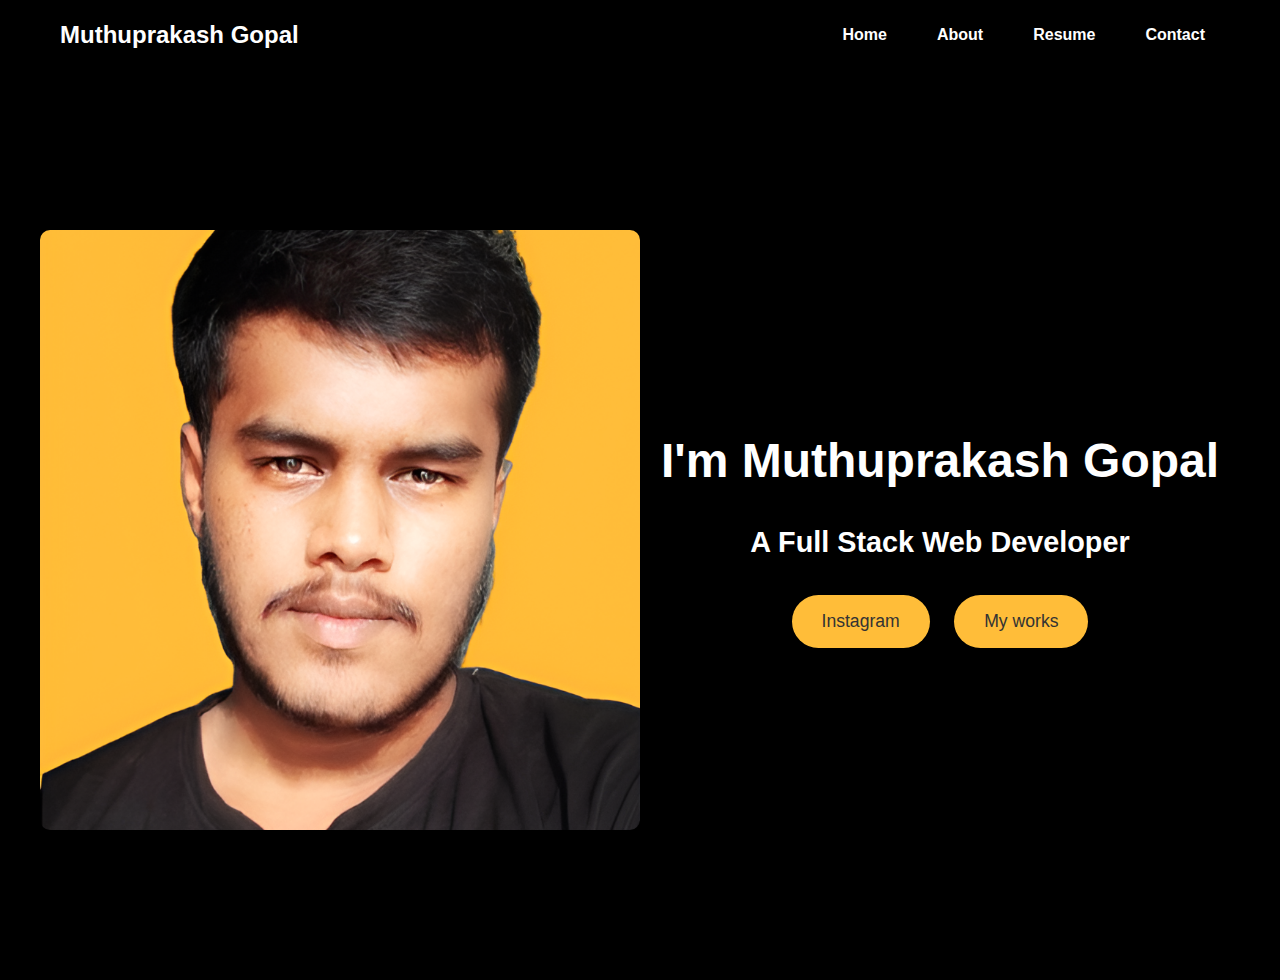
<file: index.html>
<!DOCTYPE html>
<html lang="en">
<head>
  <meta charset="UTF-8">
  <meta name="viewport" content="width=device-width, initial-scale=1.0">
  <title>Muthuprakash Gopal Portfolio</title>
  <link rel="stylesheet" href="css/index.css">
</head>
<body>

  <!-- Navbar -->
  <nav>
    <div class="navbar-container">
      <a href="#" class="navbar-brand">Muthuprakash Gopal</a>
      <button class="navbar-toggler" id="navbar-toggler">
        <div class="bar"></div>
		<div class="bar"></div>
        <div class="bar"></div>

      </button>
      <ul class="navbar-nav" id="navbar-nav">
        <li><a href="index.html">Home</a></li>
        <li><a href="about.html">About</a></li>
        <li><a href="resume.html">Resume</a></li>
        <li><a href="contact.html">Contact</a></li>
      </ul>
    </div>
  </nav>

  <!-- Hero Section -->
  <section class="hero">
    <div class="container">
      <!-- Image Section -->
      <div class="image"></div>

      <!-- Text Section -->
      <div class="text">
        <h1>I'm <span>Muthuprakash Gopal</span></h1>
        <h2>A Full Stack Web Developer</h2>
        <p>
          <a href="https://www.instagram.com/muthuprakash_gopal/" target="_blank">Instagram</a>
          <a href="https://github.com/MUTHUPRAKASHG2207179" target="_blank">My works</a>
        </p>
      </div>
    </div>
  </section>

  <!-- JavaScript for Navbar -->
  <script>
    const navbarToggler = document.getElementById('navbar-toggler');
    const navbarNav = document.getElementById('navbar-nav');

    navbarToggler.addEventListener('click', () => {
      navbarNav.classList.toggle('active');
      navbarToggler.classList.toggle('active');
    });
  </script>

</body>
</html>
</file>
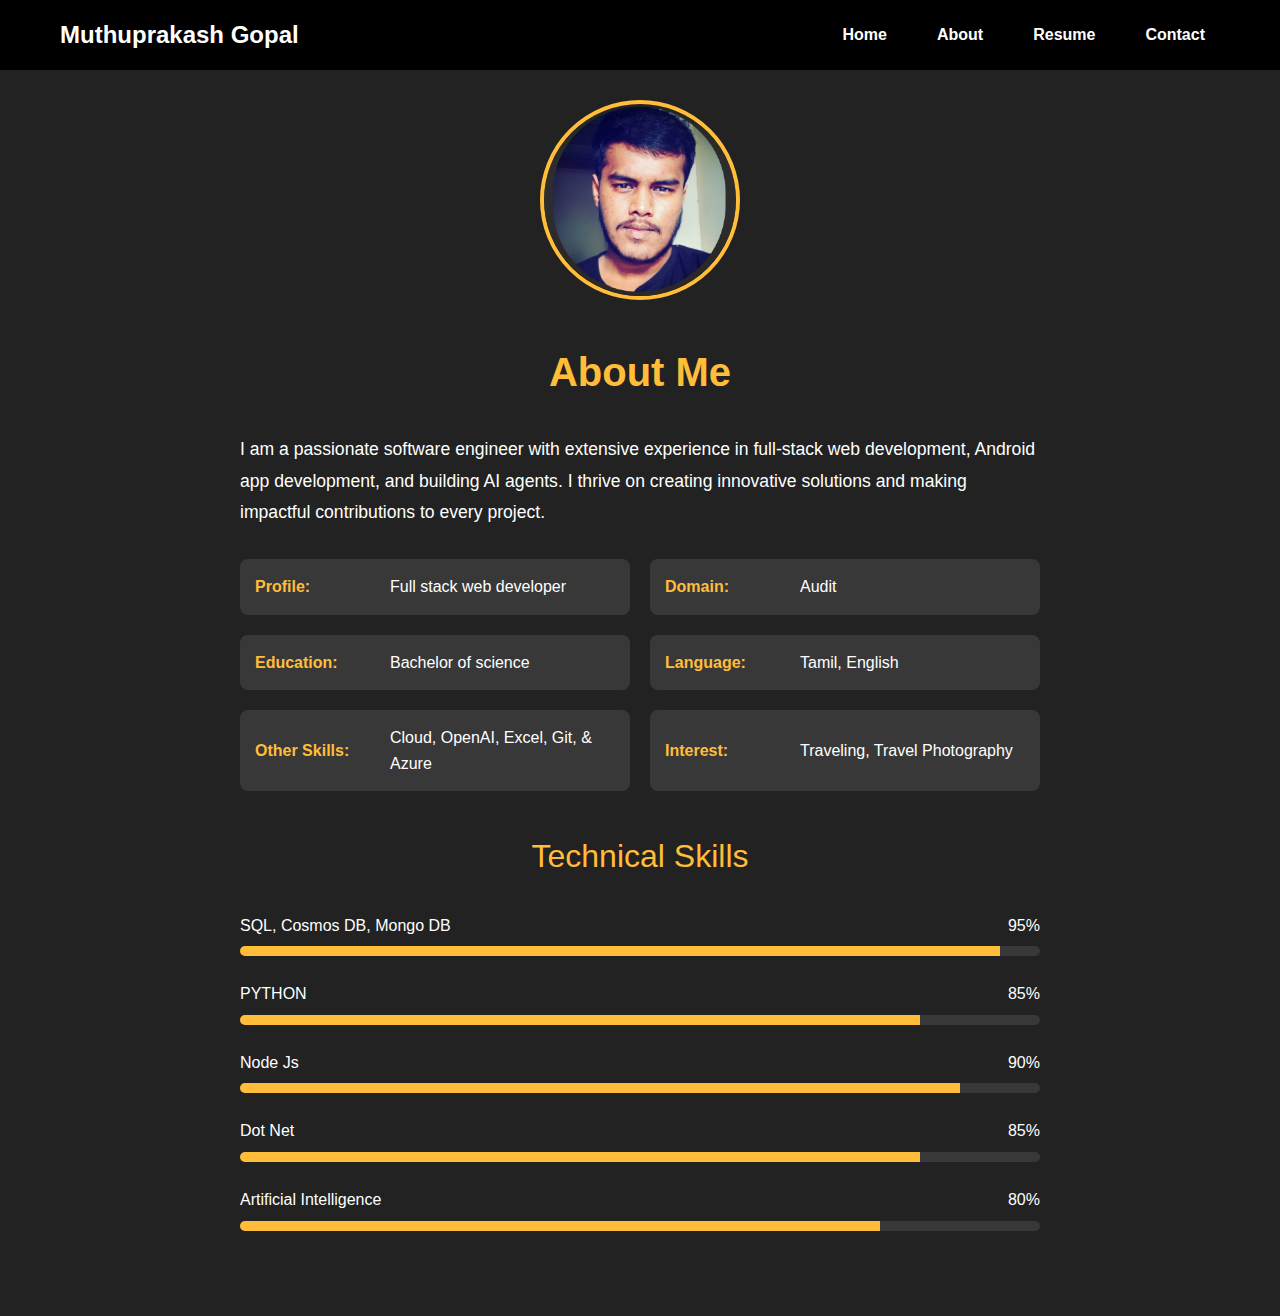
<file: about.html>
<!DOCTYPE html>
<html lang="en">
<head>
  <meta charset="UTF-8">
  <meta name="viewport" content="width=device-width, initial-scale=1.0">
  <title>Muthuprakash Gopal Portfolio</title>
  <link rel="stylesheet" href="./css/about.css">
</head>
<body>

<!-- Navbar -->
<nav>
    <div class="navbar-container">
      <a href="#" class="navbar-brand">Muthuprakash Gopal</a>
      <button class="navbar-toggler" id="navbar-toggler">
        <div class="bar"></div>
        <div class="bar"></div>
        <div class="bar"></div>
      </button>
      <ul class="navbar-nav" id="navbar-nav">
        <li><a href="index.html">Home</a></li>
        <li><a href="about.html">About</a></li>
        <li><a href="resume.html">Resume</a></li>
        <li><a href="contact.html">Contact</a></li>
      </ul>
    </div>
  </nav>

  <!-- About Section -->
  <section class="ftco-about">
    <div class="about-container">
      <div class="about-img">
        <img src="images/about-me.png" alt="Muthuprakash Gopal">
      </div>

      <div class="about-content">
        <h2>About Me</h2>
        
        <div class="about-info">
          <p>I am a passionate software engineer with extensive experience in full-stack web development, Android app development, and building AI agents. I thrive on creating innovative solutions and making impactful contributions to every project.</p>
          
          <ul>
            <li><span>Profile:</span> <span>Full stack web developer</span></li>
            <li><span>Domain:</span> <span>Audit</span></li>
            <li><span>Education:</span> <span>Bachelor of science</span></li>
            <li><span>Language:</span> <span>Tamil, English</span></li>
            <li><span>Other Skills:</span> <span>Cloud, OpenAI, Excel, Git, &amp; Azure</span></li>
            <li><span>Interest:</span> <span>Traveling, Travel Photography</span></li>
          </ul>
        </div>

        <div class="skill-mf">
          <p class="title-s">Technical Skills</p>
          
          <div class="progress-container">
            <div class="progress-header">
              <span>SQL, Cosmos DB, Mongo DB</span>
              <span>95%</span>
            </div>
            <div class="progress">
              <div class="progress-bar" style="width: 95%"></div>
            </div>
          </div>

          <div class="progress-container">
            <div class="progress-header">
              <span>PYTHON</span>
              <span>85%</span>
            </div>
            <div class="progress">
              <div class="progress-bar" style="width: 85%"></div>
            </div>
          </div>

          <div class="progress-container">
            <div class="progress-header">
              <span>Node Js</span>
              <span>90%</span>
            </div>
            <div class="progress">
              <div class="progress-bar" style="width: 90%"></div>
            </div>
          </div>

          <div class="progress-container">
            <div class="progress-header">
              <span>Dot Net</span>
              <span>85%</span>
            </div>
            <div class="progress">
              <div class="progress-bar" style="width: 85%"></div>
            </div>
          </div>

          <div class="progress-container">
            <div class="progress-header">
              <span>Artificial Intelligence</span>
              <span>80%</span>
            </div>
            <div class="progress">
              <div class="progress-bar" style="width: 80%"></div>
            </div>
          </div>
        </div>
      </div>
    </div>
  </section>

<!-- JavaScript for Navbar -->
<script>
    const navbarToggler = document.getElementById('navbar-toggler');
    const navbarNav = document.getElementById('navbar-nav');

    navbarToggler.addEventListener('click', () => {
      navbarNav.classList.toggle('active');
      navbarToggler.classList.toggle('active');
    });
  </script>
</body>
</html>
</file>
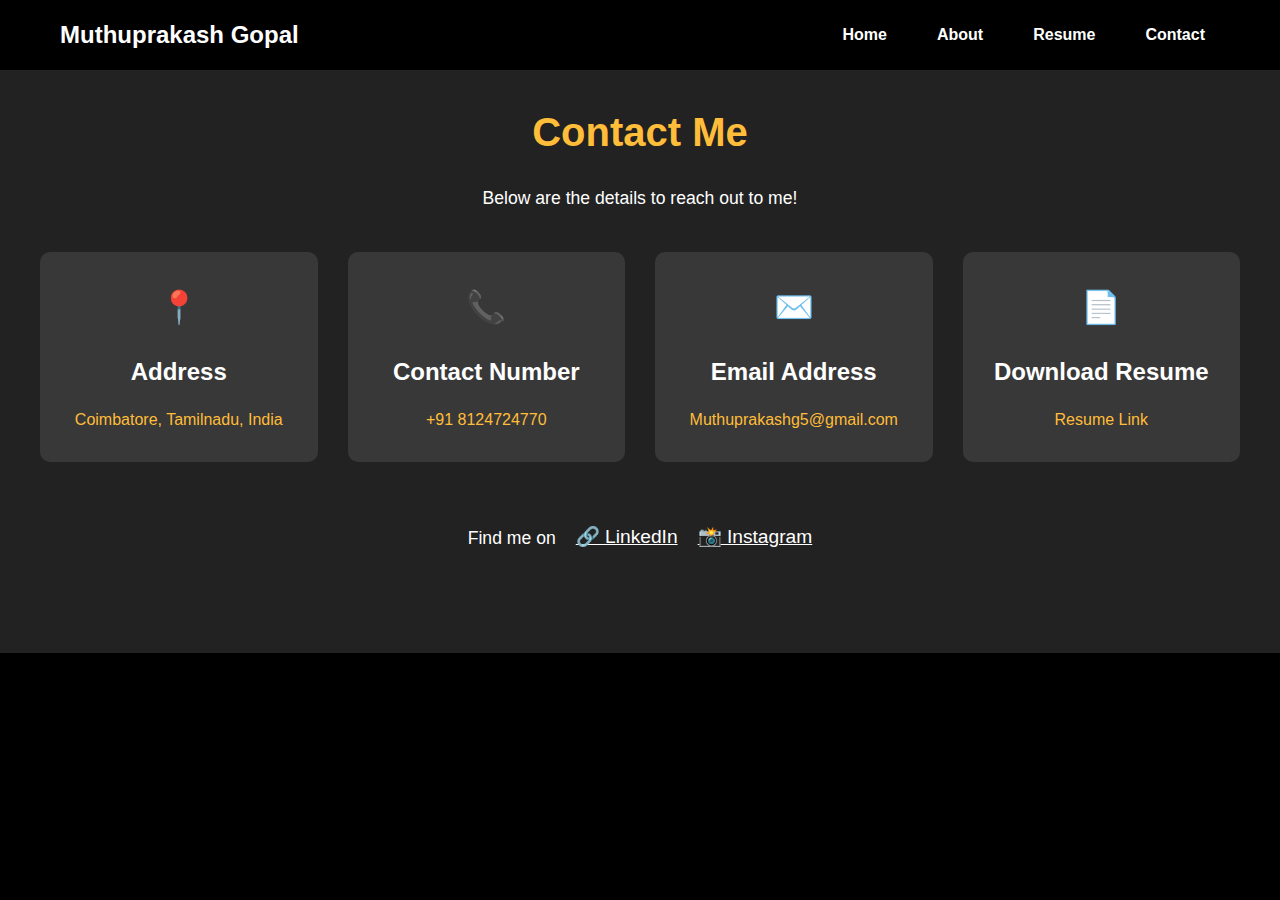
<file: contact.html>
<!DOCTYPE html>
<html lang="en">
<head>
  <meta charset="UTF-8">
  <meta name="viewport" content="width=device-width, initial-scale=1.0">
  <title>Muthuprakash Gopal Portfolio</title>
  <link rel="stylesheet" href="./css/contact.css">
</head>
<body data-spy="scroll" data-target=".site-navbar-target" data-offset="300">

 <!-- Navbar -->
 <nav>
    <div class="navbar-container">
      <a href="#" class="navbar-brand">Muthuprakash Gopal</a>
      <button class="navbar-toggler" id="navbar-toggler">
        <div class="bar"></div>
        <div class="bar"></div>
        <div class="bar"></div>

      </button>
      <ul class="navbar-nav" id="navbar-nav">
        <li><a href="index.html">Home</a></li>
        <li><a href="about.html">About</a></li>
        <li><a href="resume.html">Resume</a></li>
        <li><a href="contact.html">Contact</a></li>
      </ul>
    </div>
  </nav>

  <!-- Contact Section -->
  <section class="ftco-section contact-section ftco-no-pb" id="contact-section">
    <div class="contact-container">
      <h2 class="mb-4">Contact Me</h2>
      <p>Below are the details to reach out to me!</p>

      <div class="contact-info">
        <!-- Address -->
        <div class="contact-box">
          <div class="icon">📍</div>
          <h3>Address</h3>
          <p><a href="https://maps.app.goo.gl/HAEPR8BwmQxu16tq8">Coimbatore, Tamilnadu, India</a></p>
        </div>

        <!-- Phone -->
        <div class="contact-box">
          <div class="icon">📞</div>
          <h3>Contact Number</h3>
          <p><a href="tel://8124724770">+91 8124724770</a></p>
        </div>

        <!-- Email -->
        <div class="contact-box">
          <div class="icon">✉️</div>
          <h3>Email Address</h3>
          <p><a href="mailto:muthuprakashg5@gmail.com">Muthuprakashg5@gmail.com</a></p>
        </div>

        <!-- Resume -->
        <div class="contact-box">
          <div class="icon">📄</div>
          <h3>Download Resume</h3>
          <p><a href="https://drive.google.com/file/d/1xL2qhYWCuwjq9RMkptZY4dJFE-1-DA8N/view">Resume Link</a></p>
        </div>
      </div>

      <!-- Social Links -->
      <div class="social-links">
        <ul class="ftco-footer-social list-unstyled d-flex justify-content-center align-items-center mb-0">
          <li class="ftco-animate normal-txt">Find me on</li>
          <li class="ftco-animate"><a href="http://www.linkedin.com/in/muthuprakash-g-30028a212">🔗 LinkedIn</a></li>
          <li class="ftco-animate"><a href="https://www.instagram.com/muthuprakash_gopal/">📸 Instagram</a></li>
        </ul>
      </div>
    </div>
  </section>

 <!-- JavaScript for Navbar -->
 <script>
    const navbarToggler = document.getElementById('navbar-toggler');
    const navbarNav = document.getElementById('navbar-nav');

    navbarToggler.addEventListener('click', () => {
      navbarNav.classList.toggle('active');
      navbarToggler.classList.toggle('active');
    });
  </script>
</body>
</html>
</file>
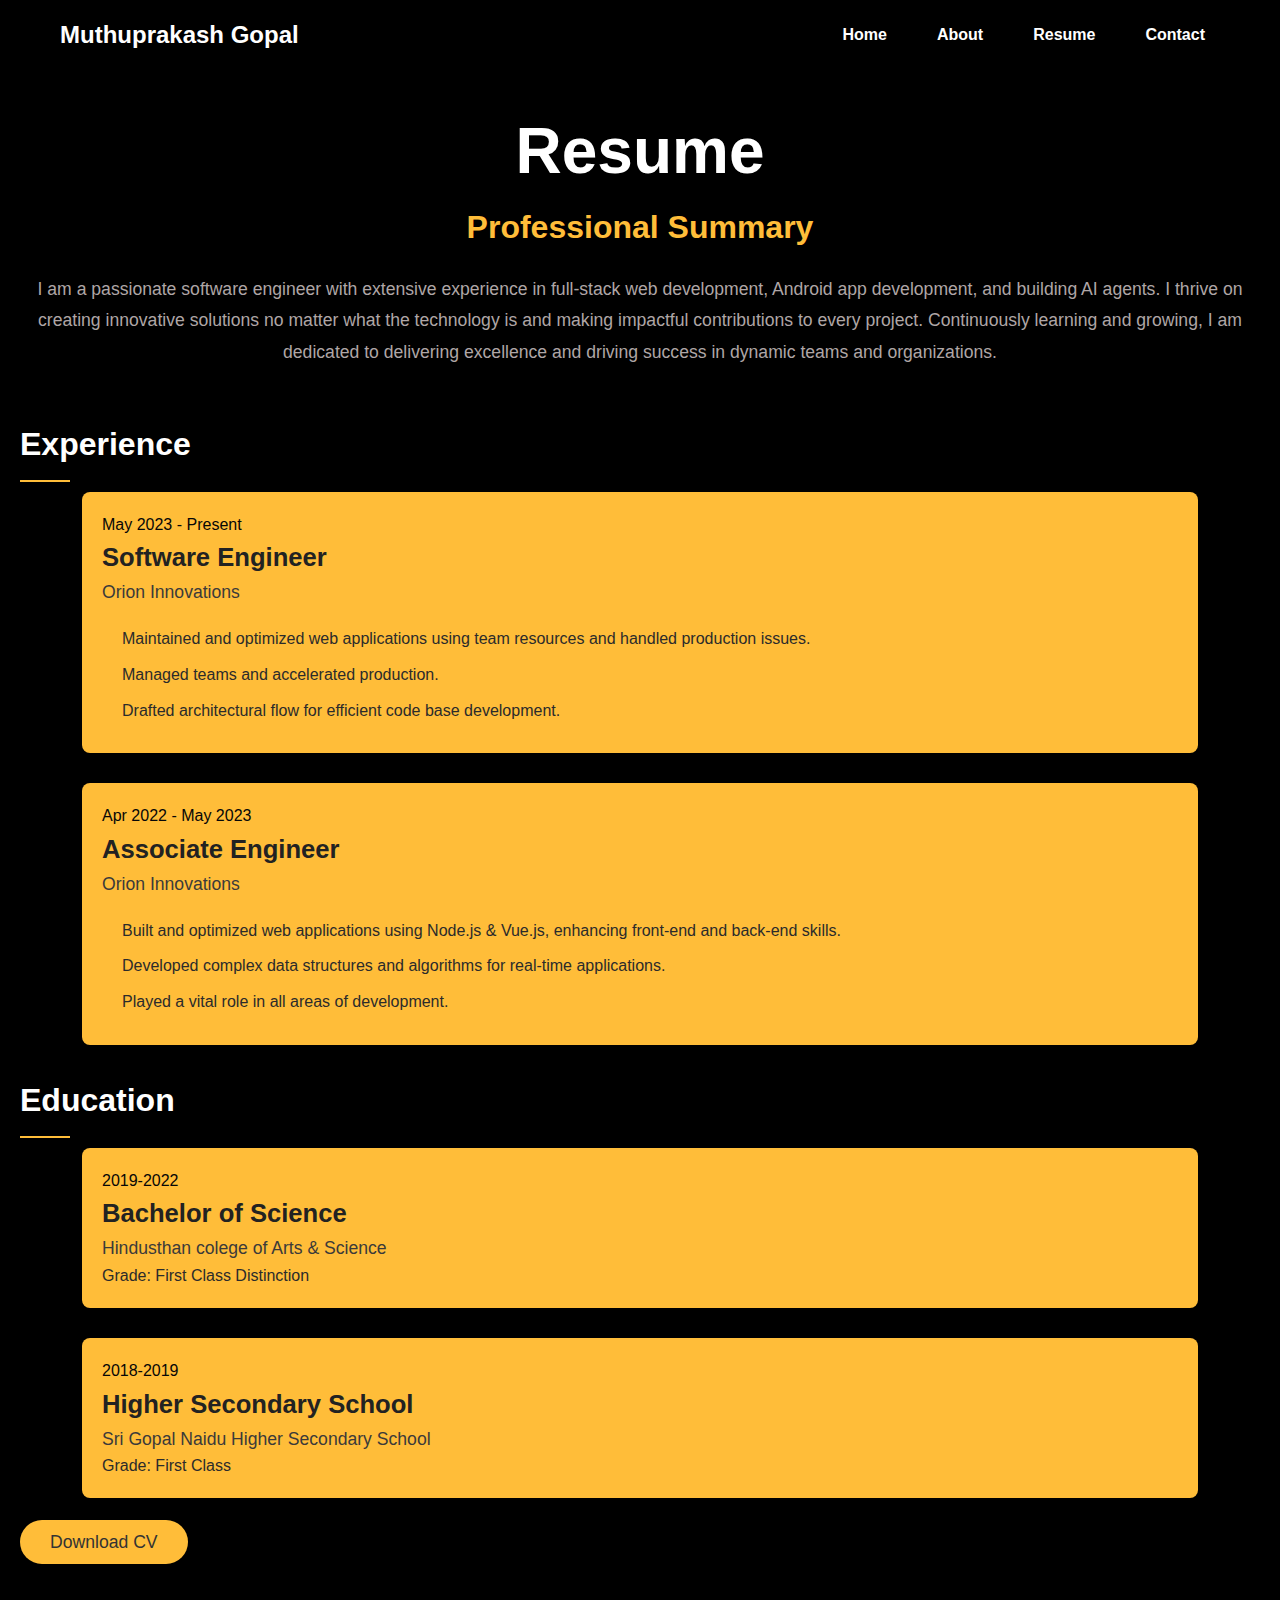
<file: resume.html>
<!DOCTYPE html>
<html lang="en">
<head>
  <meta charset="UTF-8">
  <meta name="viewport" content="width=device-width, initial-scale=1.0">
  <title>Muthuprakash Gopal - Resume</title>
  <link rel="stylesheet" href="./css/resume.css">
</head>
<body>

<!-- Navbar -->
<nav>
    <div class="navbar-container">
      <a href="#" class="navbar-brand">Muthuprakash Gopal</a>
      <button class="navbar-toggler" id="navbar-toggler">
        <div class="bar"></div>
        <div class="bar"></div>
        <div class="bar"></div>
      </button>
      <ul class="navbar-nav" id="navbar-nav">
        <li><a href="index.html">Home</a></li>
        <li><a href="about.html">About</a></li>
        <li><a href="resume.html">Resume</a></li>
        <li><a href="contact.html">Contact</a></li>
      </ul>
    </div>
  </nav>

  <!-- Resume Section -->
  <section id="resume-section">
    <div class="container">
      <div class="heading-section">
        <h1>Resume</h1>
        <h2>Professional Summary</h2>
        <p>I am a passionate software engineer with extensive experience in full-stack web development, Android app development, and building AI agents. I thrive on creating innovative solutions no matter what the technology is and making impactful contributions to every project. Continuously learning and growing, I am dedicated to delivering excellence and driving success in dynamic teams and organizations.</p>
      </div>

      <!-- Experience Section -->
      <div>
        <h1 class="big-4">Experience</h1>
        <div class="underline"></div>
        <div class="row">
          <div class="col-md-6">
            <div class="resume-wrap">
              <span class="date">May 2023 - Present</span>
              <h2>Software Engineer</h2>
              <span class="position">Orion Innovations</span>
              <ul>
                <li>Maintained and optimized web applications using team resources and handled production issues.</li>
                <li>Managed teams and accelerated production.</li>
                <li>Drafted architectural flow for efficient code base development.</li>
              </ul>
            </div>
          </div>
          <div class="col-md-6">
            <div class="resume-wrap">
              <span class="date">Apr 2022 - May 2023</span>
              <h2>Associate Engineer</h2>
              <span class="position">Orion Innovations</span>
              <ul>
                <li>Built and optimized web applications using Node.js & Vue.js, enhancing front-end and back-end skills.</li>
                <li>Developed complex data structures and algorithms for real-time applications.</li>
                <li>Played a vital role in all areas of development.</li>
              </ul>
            </div>
          </div>
        </div>
      </div>

      <!-- Education Section -->
      <div>
        <h1 class="big-4">Education</h1>
        <div class="underline"></div>
        <div class="row">
          <div class="col-md-6">
            <div class="resume-wrap">
              <span class="date">2019-2022</span>
              <h2>Bachelor of Science</h2>
              <span class="position">Hindusthan colege of Arts & Science</span>
              <p class="grade">Grade: First Class Distinction</p>
            </div>
          </div>
          <div class="col-md-6">
            <div class="resume-wrap">
              <span class="date">2018-2019</span>
              <h2>Higher Secondary School</h2>
              <span class="position">Sri Gopal Naidu Higher Secondary School</span>
              <p class="grade">Grade: First Class</p>
            </div>
          </div>
        </div>
      </div>

      <!-- Download CV Button -->
      <div class="row justify-content-center mt-5">
        <div class="col-md-6 text-center">
          <p><a href="https://drive.google.com/uc?export=download&id=1xL2qhYWCuwjq9RMkptZY4dJFE-1-DA8N" class="btn-primary">Download CV</a></p>
        </div>
      </div>
    </div>
  </section>

  <!-- JavaScript for Navbar -->
  <script>
    const navbarToggler = document.getElementById('navbar-toggler');
    const navbarNav = document.getElementById('navbar-nav');

    navbarToggler.addEventListener('click', () => {
      navbarNav.classList.toggle('active');
      navbarToggler.classList.toggle('active');
    });
  </script>

</body>
</html>
</file>
<file: css/about.css>
* {
margin: 0;
padding: 0;
box-sizing: border-box;
}

body {
font-family: 'Poppins', sans-serif;
background-color: #000000;
color: #fff;
line-height: 1.6;
}

/* Navbar */
nav {
background-color: #000000;
padding: 1rem;
position: fixed;
top: 0;
width: 100%;
z-index: 1000;
transition: background-color 0.3s;
}

.navbar-container {
display: flex;
justify-content: space-between;
align-items: center;
max-width: 1200px;
margin: 0 auto;
padding: 0 20px;
width: 100%;
}

.navbar-brand {
font-size: 1.5rem;
color: #fff;
font-weight: bold;
text-decoration: none;
}

.navbar-toggler {
background-color: transparent;
border: none;
cursor: pointer;
display: none; /* Hidden by default on larger screens */
}

.navbar-toggler .bar {
width: 30px;
height: 4px;
margin: 6px 0;
background-color: #fff;
transition: 0.3s;
}

/* Navbar links */
.navbar-nav {
display: flex;
justify-content: space-between;
align-items: center;
}

.navbar-nav li {
list-style-type: none;
margin-left: 20px;
}

.navbar-nav li a {
color: #fff;
text-decoration: none;
font-size: 1rem;
font-weight: 600;
padding: 8px 15px;
transition: background-color 0.3s;
}

.navbar-nav li a:hover {
background-color: #ffbd39;
border-radius: 5px;
}

/* Navbar collapse */
.navbar-collapse {
display: flex;
align-items: center;
}

/* About Section */
.ftco-about {
padding: 100px 20px 60px;
background-color: #222;
}

.about-container {
max-width: 1200px;
margin: 0 auto;
display: flex;
flex-direction: column;
align-items: center;
}

.about-img {
width: 200px;
height: 200px;
border-radius: 50%;
overflow: hidden;
margin-bottom: 40px;
border: 4px solid #ffbd39;
}

.about-img img {
width: 100%;
height: 100%;
object-fit: cover;
}

.about-content {
width: 100%;
max-width: 800px;
text-align: center;
}

.about-content h2 {
font-size: 2.5rem;
margin-bottom: 30px;
color: #ffbd39;
}

.about-info {
text-align: left;
margin-bottom: 40px;
}

.about-info p {
font-size: 1.1rem;
margin-bottom: 25px;
line-height: 1.8;
}

.about-info ul {
list-style: none;
display: grid;
grid-template-columns: repeat(2, 1fr);
gap: 20px;
margin-top: 30px;
}

.about-info li {
display: flex;
align-items: center;
padding: 15px;
background: rgba(255, 255, 255, 0.1);
border-radius: 8px;
}

.about-info span:first-child {
font-weight: 600;
color: #ffbd39;
min-width: 120px;
margin-right: 15px;
}

.skill-mf {
margin-top: 40px;
}

.skill-mf .title-s {
font-size: 2rem;
margin-bottom: 30px;
color: #ffbd39;
}

.progress-container {
margin-bottom: 25px;
}

.progress-header {
display: flex;
justify-content: space-between;
margin-bottom: 8px;
}

.progress {
height: 10px;
background: rgba(255, 255, 255, 0.1);
border-radius: 5px;
overflow: hidden;
}

.progress-bar {
height: 100%;
background: #ffbd39;
transition: width 0.5s ease;
}

@media (max-width: 768px) {
    .navbar-brand {
    font-size: 1.0rem;

    }
.about-info ul {
    grid-template-columns: 1fr;
}

.about-img {
    width: 180px;
    height: 180px;
}

.about-content h2 {
    font-size: 2rem;
}

.about-info li {
    flex-direction: column;
    align-items: flex-start;
}

.about-info span:first-child {
    margin-bottom: 8px;
}
.navbar-nav {
    display: none;
    flex-direction: column;
    width: 100%;
    text-align: center;
    margin-top: 20px;
}

.navbar-nav li {
    margin: 10px 0;
}

.navbar-toggler.active + .navbar-nav {
    display: flex;
}

/* Show hamburger menu only on small screens */
.navbar-toggler {
    display: block;
}
}

@media (max-width: 576px) {
.about-img {
    width: 150px;
    height: 150px;
}

.about-content h2 {
    font-size: 1.8rem;
}

.skill-mf .title-s {
    font-size: 1.5rem;
}
}
</file>
<file: css/contact.css>
* {
    margin: 0;
    padding: 0;
    box-sizing: border-box;
  }

  body {
    font-family: 'Poppins', sans-serif;
    background-color: #000000;
    color: #fff;
    line-height: 1.6;
  }
/* Navbar */
nav {
    background-color: #000000;
    padding: 1rem;
    position: fixed;
    top: 0;
    width: 100%;
    z-index: 1000;
    transition: background-color 0.3s;
  }

  .navbar-container {
    display: flex;
    justify-content: space-between;
    align-items: center;
    max-width: 1200px;
    margin: 0 auto;
    padding: 0 20px;
    width: 100%;
  }

  .navbar-brand {
    font-size: 1.5rem;
    color: #fff;
    font-weight: bold;
    text-decoration: none;
  }

  .navbar-toggler {
    background-color: transparent;
    border: none;
    cursor: pointer;
    display: none; /* Hidden by default on larger screens */
  }

  .navbar-toggler .bar {
    width: 30px;
    height: 4px;
    margin: 6px 0;
    background-color: #fff;
    transition: 0.3s;
  }

  /* Navbar links */
  .navbar-nav {
    display: flex;
    justify-content: space-between;
    align-items: center;
  }

  .navbar-nav li {
    list-style-type: none;
    margin-left: 20px;
  }

  .navbar-nav li a {
    color: #fff;
    text-decoration: none;
    font-size: 1rem;
    font-weight: 600;
    padding: 8px 15px;
    transition: background-color 0.3s;
  }

  .navbar-nav li a:hover {
    background-color: #ffbd39;
    border-radius: 5px;
  }

  /* Navbar collapse */
  .navbar-collapse {
    display: flex;
    align-items: center;
  }

  /* Contact Section */
  .ftco-section.contact-section {
    padding: 100px 20px;
    background-color: #222;
  }

  .contact-container {
    max-width: 1200px;
    margin: 0 auto;
    text-align: center;
  }

  .contact-container h1.big {
    font-size: 6rem;
    color: rgba(255, 255, 255, 0.1);
    margin-bottom: -40px;
  }

  .contact-container h2 {
    font-size: 2.5rem;
    margin-bottom: 20px;
    color: #ffbd39;
  }

  .contact-container p {
    font-size: 1.1rem;
    margin-bottom: 40px;
  }

  .contact-info {
    display: grid;
    grid-template-columns: repeat(auto-fit, minmax(250px, 1fr));
    gap: 30px;
    margin-bottom: 60px;
  }

  .contact-box {
    background: rgba(255, 255, 255, 0.1);
    padding: 30px;
    border-radius: 10px;
    transition: transform 0.3s ease, box-shadow 0.3s ease;
  }

  .contact-box:hover {
    transform: translateY(-5px);
    box-shadow: 0 4px 15px rgba(255, 189, 57, 0.2);
  }

  .contact-box .icon {
    font-size: 2rem;
    color: #ffbd39;
    margin-bottom: 20px;
  }

  .contact-box h3 {
    font-size: 1.5rem;
    margin-bottom: 15px;
  }

  .contact-box p {
    font-size: 1rem;
    margin-bottom: 0;
  }

  .contact-box a {
    color: #ffbd39;
    text-decoration: none;
    transition: color 0.3s ease;
  }

  .contact-box a:hover {
    color: #e3a500;
  }

  /* Social Links */
  .social-links {
    margin-top: 40px;
  }

  .social-links ul {
    list-style: none;
    display: flex;
    justify-content: center;
    gap: 20px;
  }

  .social-links ul li {
    display: flex;
    align-items: center;
  }

  .social-links ul li a {
    color: #fff;
    font-size: 1.2rem;
    transition: color 0.3s ease;
  }

  .social-links ul li a:hover {
    color: #ffbd39;
  }

  .social-links ul li.ftco-animate.normal-txt {
    font-size: 1.1rem;
    color: #fff;
  }

  /* Responsive Styles */
  @media (max-width: 768px) {
      .navbar-brand {
      font-size: 1.0rem;
  
      }
    .contact-container h1.big {
      font-size: 4rem;
      margin-bottom: -30px;
    }
    .navbar-nav {
      flex-direction: column;
      text-align: center;
      margin-top: 20px;
    }

    .contact-container h2 {
      font-size: 2rem;
    }

    .contact-box {
      padding: 20px;
    }

    .contact-box h3 {
      font-size: 1.3rem;
    }

    .contact-box p {
      font-size: 0.95rem;
    }
    .navbar-nav {
      display: none;
      flex-direction: column;
      width: 100%;
      text-align: center;
      margin-top: 20px;
    }

    .navbar-nav li {
      margin: 10px 0;
    }

    .navbar-toggler.active + .navbar-nav {
      display: flex;
    }

    /* Show hamburger menu only on small screens */
    .navbar-toggler {
      display: block;
    }
  }

  @media (max-width: 576px) {
    .contact-container h1.big {
      font-size: 3rem;
      margin-bottom: -20px;
    }
    .navbar-nav a {
      font-size: 1rem;
      padding: 8px 12px;
    }

    .contact-container h2 {
      font-size: 1.8rem;
    }

    .contact-box {
      padding: 15px;
    }

    .contact-box h3 {
      font-size: 1.2rem;
    }

    .contact-box p {
      font-size: 0.9rem;
    }
  }
</file>
<file: css/resume.css>
* {
    margin: 0;
    padding: 0;
    box-sizing: border-box;
  }
  .grade{
      color: #2b2b2b;
      font-weight: 400;
  }
  body {
    font-family: 'Arial', sans-serif;
    background-color: #000000;
    color: #ffffff;
    line-height: 1.6;
  }

  h1, h2 {
    font-family: 'Poppins', sans-serif;
  }

  /* Navbar */
  nav {
    background-color: #000000;
    padding: 1rem;
    position: fixed;
    top: 0;
    width: 100%;
    z-index: 1000;
    transition: background-color 0.3s;
  }

  .navbar-container {
    display: flex;
    justify-content: space-between;
    align-items: center;
    max-width: 1200px;
    margin: 0 auto;
    padding: 0 20px;
    width: 100%;
  }

  .navbar-brand {
    font-size: 1.5rem;
    color: #fff;
    font-weight: bold;
    text-decoration: none;
  }

  .navbar-toggler {
    background-color: transparent;
    border: none;
    cursor: pointer;
    display: none; /* Hidden by default on larger screens */
  }

  .navbar-toggler .bar {
    width: 30px;
    height: 4px;
    margin: 6px 0;
    background-color: #fff;
    transition: 0.3s;
  }

  /* Navbar links */
  .navbar-nav {
    display: flex;
    justify-content: space-between;
    align-items: center;
  }

  .navbar-nav li {
    list-style-type: none;
    margin-left: 20px;
  }

  .navbar-nav li a {
    color: #fff;
    text-decoration: none;
    font-size: 1rem;
    font-weight: 600;
    padding: 8px 15px;
    transition: background-color 0.3s;
  }

  .navbar-nav li a:hover {
    background-color: #ffbd39;
    border-radius: 5px;
  }

  /* Navbar collapse */
  .navbar-collapse {
    display: flex;
    align-items: center;
  }

  /* Resume Section */
  #resume-section {
    padding: 50px 20px;
  }

  .heading-section {
    text-align: center;
    margin-top: 50px;

    margin-bottom: 50px;
  }

  .heading-section h1 {
    font-size: 4rem;
    font-weight: bold;
    color: #ffffff;
  }

  .heading-section h2 {
    font-size: 2rem;
    margin-bottom: 20px;
    color: #ffbd39;
  }

  .heading-section p {
    font-size: 1.1rem;
    line-height: 1.8;
    color: #afa6a6;
  }

  .resume-wrap {
    background-color: #ffbd39;
    border-radius: 8px;
    box-shadow: 0 2px 10px rgba(0, 0, 0, 0.1);
    padding: 20px;
    margin-bottom: 30px;
    margin-left: 5%;
    margin-right: 5%;

  }

  .resume-wrap h2 {
    font-size: 1.6rem;
    color: #222;
  }

  .resume-wrap .position {
    font-size: 1.1rem;
    color: #3b3a3a;
    margin-top: 10px;
  }

  .resume-wrap .date {
    font-size: 1rem;
    color: #070707;
  }

  .resume-wrap ul {
    list-style-type: none;
    margin-top: 20px;
    padding-left: 20px;
  }

  .resume-wrap ul li {
    margin-bottom: 10px;
    font-size: 1rem;
    color: #2b2b2b;
    font-weight: 400;
  }

  .underline {
    height: 2px;
    width: 50px;
    background-color: #ffbd39;
    margin: 10px 0;
  }

  /* Footer Download Button */
  .btn-primary {
    background-color: #ffbd39;
    color: #333;
    padding: 12px 30px;
    border-radius: 30px;
    text-decoration: none;
    font-size: 1.1rem;
    text-align: center;
    transition: background-color 0.3s, transform 0.3s;
  }

  .btn-primary:hover {
    background-color: #e3a500;
    transform: scale(1.1);
  }

  /* Responsive Styles */
  @media (max-width: 768px) {
      .navbar-brand {
      font-size: 1.0rem;
  
      }
    .navbar-nav {
      display: none;
      flex-direction: column;
      width: 100%;
      text-align: center;
      margin-top: 20px;
    }

    .navbar-nav li {
      margin: 10px 0;
    }

    .navbar-toggler.active + .navbar-nav {
      display: flex;
    }

    /* Show hamburger menu only on small screens */
    .navbar-toggler {
      display: block;
    }

    .resume-wrap {
      padding: 15px;
    }

    .heading-section h1 {
      font-size: 2.5rem;
    }

    .heading-section h2 {
      font-size: 1.5rem;
    }

    .resume-wrap ul {
      padding-left: 0;
    }

    .resume-wrap ul li {
      font-size: 1rem;
    }
  }

  @media (max-width: 480px) {
    .heading-section h1 {
      font-size: 2rem;
    }

    .heading-section h2 {
      font-size: 1.2rem;
    }

    .btn-primary {
      padding: 10px 20px;
    }
  }
</file>
<file: css/index.css>
/* Basic Reset */
* {
  margin: 0;
  padding: 0;
  box-sizing: border-box;
}

body {
  font-family: 'Poppins', sans-serif;
  background-color: #000000;
  color: #fff;
  line-height: 1.6;
}

/* Navbar */
nav {
  background-color: #000000;
  padding: 1rem;
  position: fixed;
  top: 0;
  width: 100%;
  z-index: 1000;
  transition: background-color 0.3s;
}

.navbar-container {
  display: flex;
  justify-content: space-between;
  align-items: center;
  max-width: 1200px;
  margin: 0 auto;
  padding: 0 20px;
  width: 100%;
}

.navbar-brand {
  font-size: 1.5rem;
  color: #fff;
  font-weight: bold;
  text-decoration: none;
}

.navbar-toggler {
  background-color: transparent;
  border: none;
  cursor: pointer;
  display: none; /* Hidden by default on larger screens */
}

.navbar-toggler .bar {
  width: 30px;
  height: 4px;
  margin: 6px 0;
  background-color: #fff;
  transition: 0.3s;
}

/* Navbar links */
.navbar-nav {
  display: flex;
  justify-content: space-between;
  align-items: center;
}

.navbar-nav li {
  list-style-type: none;
  margin-left: 20px;
}

.navbar-nav li a {
  color: #fff;
  text-decoration: none;
  font-size: 1rem;
  font-weight: 600;
  padding: 8px 15px;
  transition: background-color 0.3s;
}

.navbar-nav li a:hover {
  background-color: #ffbd39;
  border-radius: 5px;
}

/* Navbar collapse */
.navbar-collapse {
  display: flex;
  align-items: center;
}

/* Hero Section */
.hero {
  display: flex;
  align-items: center;
  justify-content: center;
  height: 100vh;
  background-color: #000000;
  color: #fff;
  padding: 20px;
  margin-top: 80px;
  flex-direction: column;
}

.hero .container {
  display: flex;
  flex-direction: row;
  justify-content: space-between;
  align-items: center;
  width: 100%;
  height: 100%;
  max-width: 1200px;
  margin: 0 auto;
}

/* Image Section */
.hero .image {
  width: 100%;
  height: 600px;
  background-image: url('../images/MG-Bg-home.png');
  background-size: cover;
  background-position: center;
  border-radius: 10px;
  min-height: 300px;
  flex-grow: 1;
}

/* Text Section */
.hero .text {
  width: 100%;
  text-align: center;
  margin-top: 20px;
}

.hero .text h1 {
  font-size: 3rem;
  margin-bottom: 20px;
}

.hero .text h2 {
  font-size: 1.8rem;
  margin-bottom: 20px;
}

.hero .text p {
  margin-top: 20px;
}

.hero .text a {
  text-decoration: none;
  padding: 12px 30px;
  margin: 10px;
  background-color: #ffbd39;
  color: #333;
  border-radius: 30px;
  font-size: 1.1rem;
  transition: background-color 0.3s ease, transform 0.3s ease;
  display: inline-block;
  width: auto;
}

.hero .text a:hover {
  background-color: #e3a500;
  transform: scale(1.1);
}

/* Responsive Styles */
@media (max-width: 768px) {
    .navbar-brand {
    font-size: 1.0rem;

    }
  .hero .container {
    flex-direction: column;
    text-align: center;
  }

  .hero .image {
    height: 300px;
    margin-bottom: 20px;
  }

  .hero .text {
    width: 100%;
  }

  .hero .text h1 {
    font-size: 2.5rem;
  }

  .hero .text h2 {
    font-size: 1.5rem;
  }

  .hero .text a {
    width: 80%;
    padding: 15px 0;
  }

  .navbar-nav {
    display: none;
    flex-direction: column;
    width: 100%;
    text-align: center;
    margin-top: 20px;
  }

  .navbar-nav li {
    margin: 10px 0;
  }

  .navbar-toggler.active + .navbar-nav {
    display: flex;
  }

  /* Show hamburger menu only on small screens */
  .navbar-toggler {
    display: block;
  }
}

@media (max-width: 576px) {
  .hero .text h1 {
    font-size: 2rem;
  }

  .hero .text h2 {
    font-size: 1.2rem;
  }

  .hero .text a {
    width: 100%;
    margin-top: 10px;
  }
}
</file>
